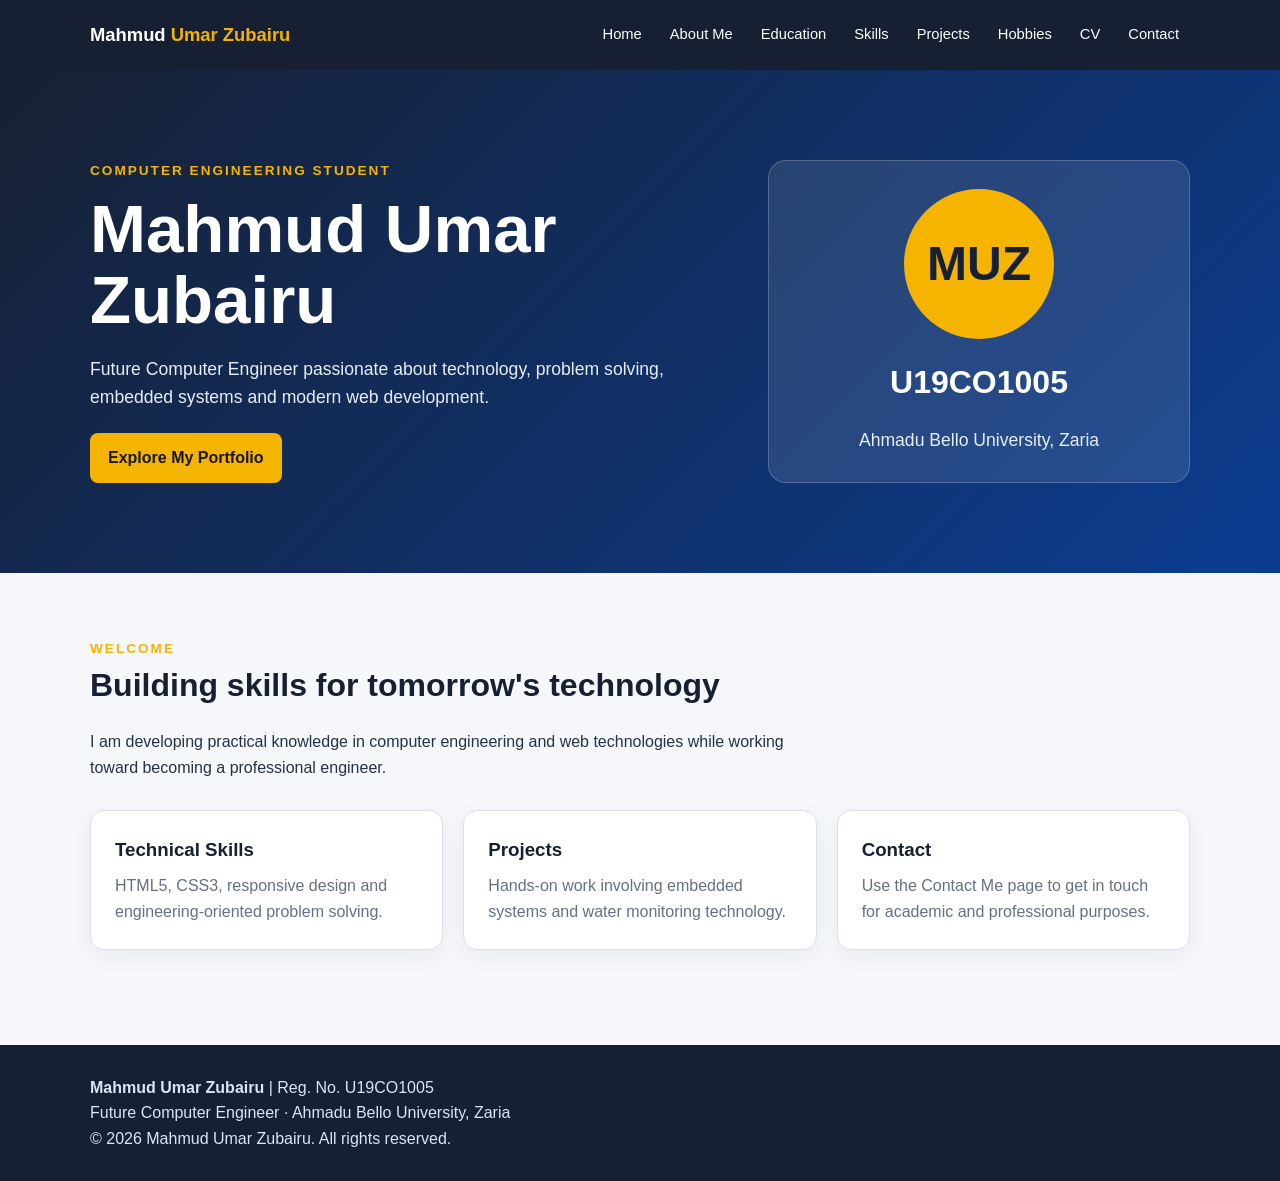
<file: index.html>
<!doctype html>
<html lang="en">
<head>
<meta charset="utf-8">
<meta name="viewport" content="width=device-width, initial-scale=1">
<title>Home | Mahmud Umar Zubairu</title>
<meta name="description" content="Home page for Mahmud Umar Zubairu, a future Computer Engineer.">
<link rel="stylesheet" href="assets/css/style.css">
<script type="application/ld+json">
{
  "@context": "https://schema.org",
  "@type": "Person",
  "name": "Mahmud Umar Zubairu",
  "jobTitle": "Future Computer Engineer",
  "alumniOf": "Ahmadu Bello University",
  "identifier": "U19CO1005"
}
</script>
</head>
<body>
<header class="site-header"><div class="container navbar">
<a class="logo" href="index.html">Mahmud <span>Umar Zubairu</span></a>
<nav aria-label="Main navigation"><ul class="nav-links">
<li><a href="index.html">Home</a></li><li><a href="about.html">About Me</a></li><li><a href="education.html">Education</a></li><li><a href="skills.html">Skills</a></li><li><a href="projects.html">Projects</a></li><li><a href="hobbies.html">Hobbies</a></li><li><a href="cv.html">CV</a></li><li><a href="contact.html">Contact</a></li>
</ul></nav></div></header>
<main>
<section class="hero"><div class="container hero-grid">
  <div><div class="eyebrow">Computer Engineering Student</div>
  <h1>Mahmud Umar Zubairu</h1>
  <p>Future Computer Engineer passionate about technology, problem solving, embedded systems and modern web development.</p>
  <a class="btn" href="about.html">Explore My Portfolio</a></div>
  <div class="hero-card"><div class="avatar">MUZ</div><h2 style="color:white">U19CO1005</h2><p>Ahmadu Bello University, Zaria</p></div>
</div></section>
<section class="section"><div class="container">
  <div class="section-head"><div class="eyebrow">Welcome</div><h2>Building skills for tomorrow's technology</h2><p>I am developing practical knowledge in computer engineering and web technologies while working toward becoming a professional engineer.</p></div>
  <div class="grid">
    <article class="card"><h3>Technical Skills</h3><p>HTML5, CSS3, responsive design and engineering-oriented problem solving.</p></article>
    <article class="card"><h3>Projects</h3><p>Hands-on work involving embedded systems and water monitoring technology.</p></article>
    <article class="card"><h3>Contact</h3><p>Use the Contact Me page to get in touch for academic and professional purposes.</p></article>
  </div>
</div></section>
</main>
<footer><div class="container"><p><strong>Mahmud Umar Zubairu</strong> | Reg. No. U19CO1005</p><p>Future Computer Engineer · Ahmadu Bello University, Zaria</p><p>© 2026 Mahmud Umar Zubairu. All rights reserved.</p></div></footer>
</body></html>
</file>
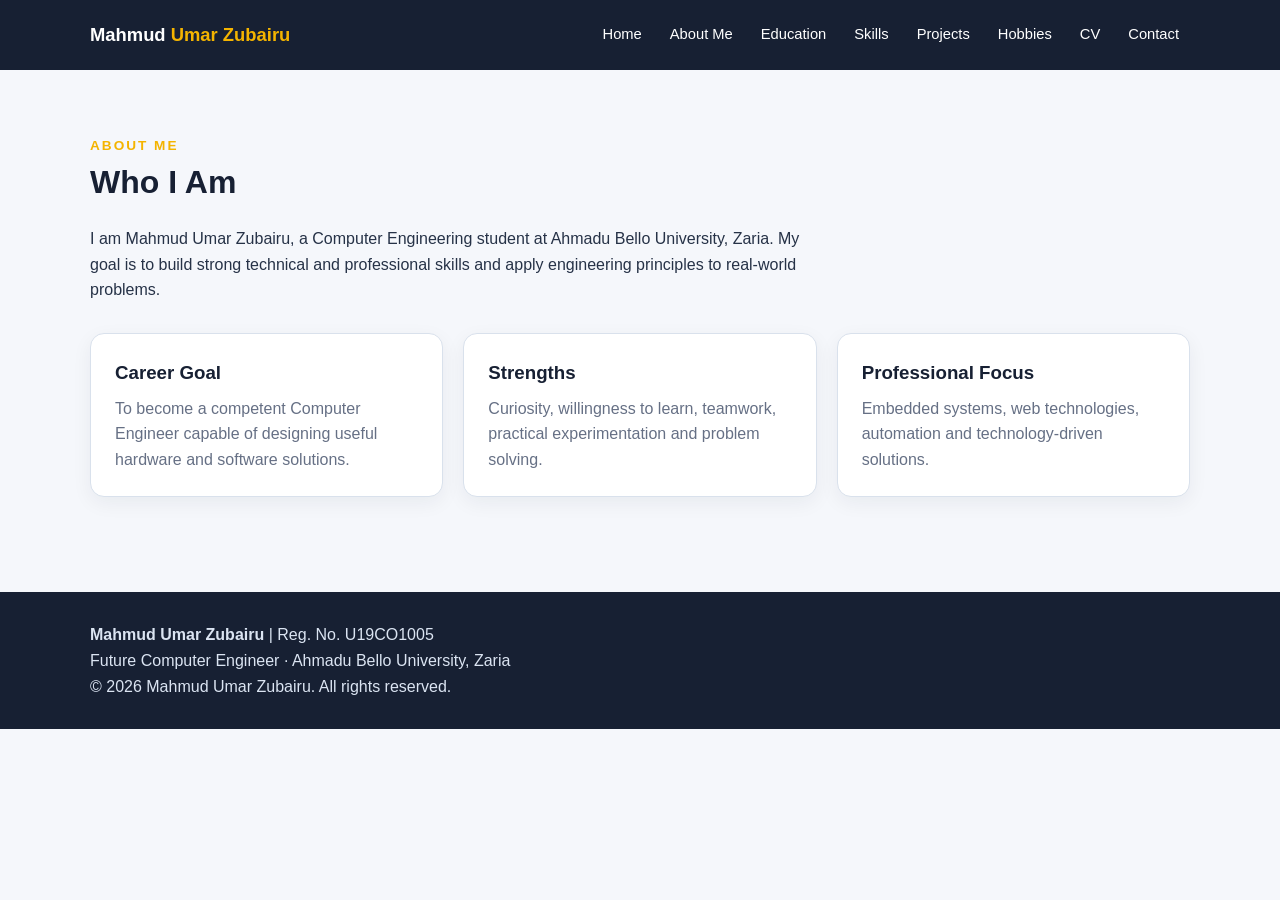
<file: about.html>
<!doctype html>
<html lang="en">
<head>
<meta charset="utf-8">
<meta name="viewport" content="width=device-width, initial-scale=1">
<title>About Me | Mahmud Umar Zubairu</title>
<meta name="description" content="About Me page for Mahmud Umar Zubairu, a future Computer Engineer.">
<link rel="stylesheet" href="assets/css/style.css">
<script type="application/ld+json">
{
  "@context": "https://schema.org",
  "@type": "Person",
  "name": "Mahmud Umar Zubairu",
  "jobTitle": "Future Computer Engineer",
  "alumniOf": "Ahmadu Bello University",
  "identifier": "U19CO1005"
}
</script>
</head>
<body>
<header class="site-header"><div class="container navbar">
<a class="logo" href="index.html">Mahmud <span>Umar Zubairu</span></a>
<nav aria-label="Main navigation"><ul class="nav-links">
<li><a href="index.html">Home</a></li><li><a href="about.html">About Me</a></li><li><a href="education.html">Education</a></li><li><a href="skills.html">Skills</a></li><li><a href="projects.html">Projects</a></li><li><a href="hobbies.html">Hobbies</a></li><li><a href="cv.html">CV</a></li><li><a href="contact.html">Contact</a></li>
</ul></nav></div></header>
<main>
<section class="section"><div class="container">
<div class="section-head"><div class="eyebrow">About Me</div><h2>Who I Am</h2>
<p>I am Mahmud Umar Zubairu, a Computer Engineering student at Ahmadu Bello University, Zaria. My goal is to build strong technical and professional skills and apply engineering principles to real-world problems.</p></div>
<div class="grid"><article class="card"><h3>Career Goal</h3><p>To become a competent Computer Engineer capable of designing useful hardware and software solutions.</p></article>
<article class="card"><h3>Strengths</h3><p>Curiosity, willingness to learn, teamwork, practical experimentation and problem solving.</p></article>
<article class="card"><h3>Professional Focus</h3><p>Embedded systems, web technologies, automation and technology-driven solutions.</p></article></div>
</div></section>
</main>
<footer><div class="container"><p><strong>Mahmud Umar Zubairu</strong> | Reg. No. U19CO1005</p><p>Future Computer Engineer · Ahmadu Bello University, Zaria</p><p>© 2026 Mahmud Umar Zubairu. All rights reserved.</p></div></footer>
</body></html>
</file>
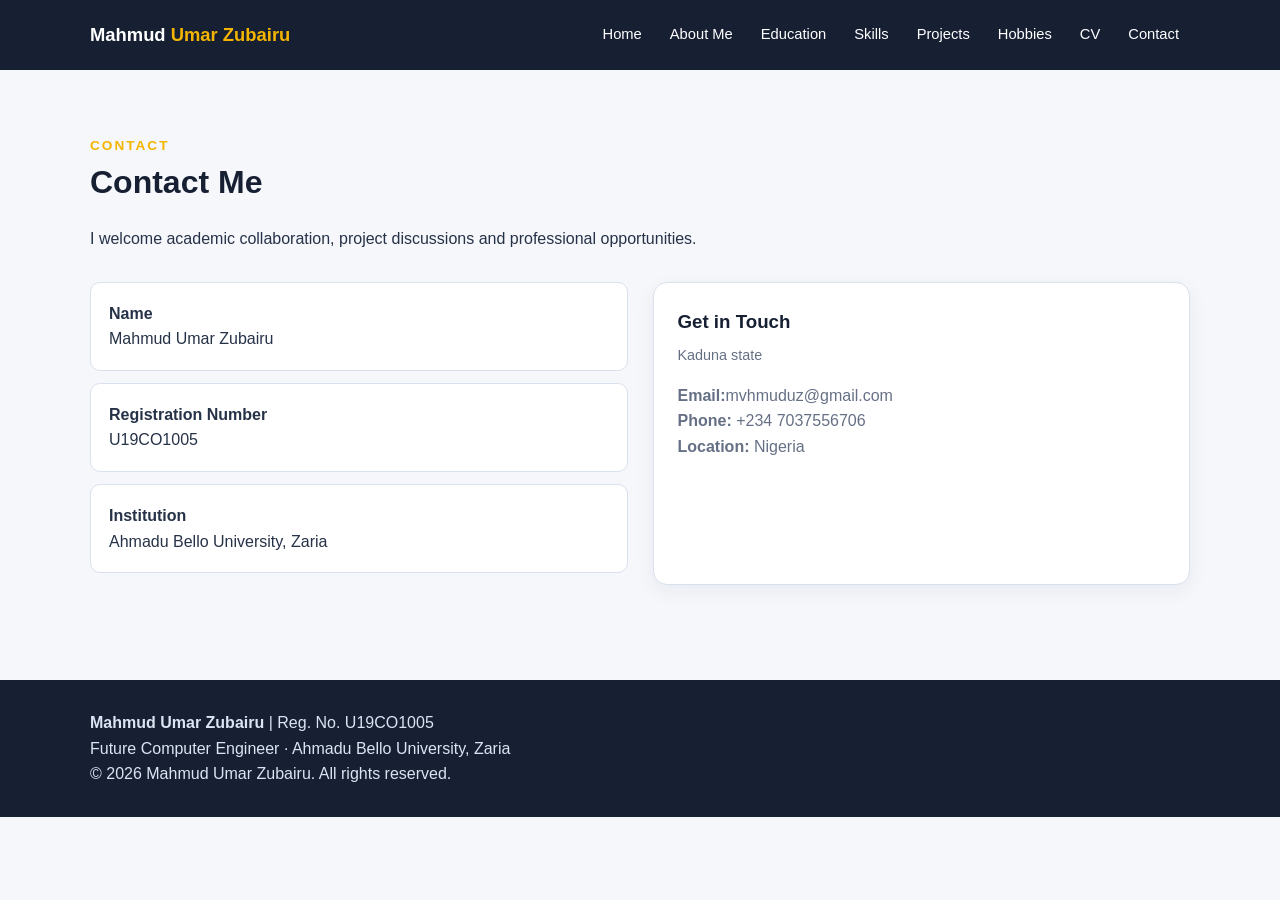
<file: contact.html>
<!doctype html>
<html lang="en">
<head>
<meta charset="utf-8">
<meta name="viewport" content="width=device-width, initial-scale=1">
<title>Contact Me | Mahmud Umar Zubairu</title>
<meta name="description" content="Contact Me page for Mahmud Umar Zubairu, a future Computer Engineer.">
<link rel="stylesheet" href="assets/css/style.css">
<script type="application/ld+json">
{
  "@context": "https://schema.org",
  "@type": "Person",
  "name": "Mahmud Umar Zubairu",
  "jobTitle": "Future Computer Engineer",
  "alumniOf": "Ahmadu Bello University",
  "identifier": "U19CO1005"
}
</script>
</head>
<body>
<header class="site-header"><div class="container navbar">
<a class="logo" href="index.html">Mahmud <span>Umar Zubairu</span></a>
<nav aria-label="Main navigation"><ul class="nav-links">
<li><a href="index.html">Home</a></li><li><a href="about.html">About Me</a></li><li><a href="education.html">Education</a></li><li><a href="skills.html">Skills</a></li><li><a href="projects.html">Projects</a></li><li><a href="hobbies.html">Hobbies</a></li><li><a href="cv.html">CV</a></li><li><a href="contact.html">Contact</a></li>
</ul></nav></div></header>
<main>
<section class="section"><div class="container">
<div class="section-head"><div class="eyebrow">Contact</div><h2>Contact Me</h2><p>I welcome academic collaboration, project discussions and professional opportunities.</p></div>
<div class="contact-grid"><div>
<div class="contact-item"><strong>Name</strong><br>Mahmud Umar Zubairu</div>
<div class="contact-item"><strong>Registration Number</strong><br>U19CO1005</div>
<div class="contact-item"><strong>Institution</strong><br>Ahmadu Bello University, Zaria</div>
</div><div class="card"><h3>Get in Touch</h3><p class="small">Kaduna state</p>
<p style="margin-top:15px"><strong>Email:</strong><a href="mailto:mvhmuduz@gmail.com">mvhmuduz@gmail.com</a></p><p><strong>Phone:</strong> +234 7037556706</p><p><strong>Location:</strong> Nigeria</p></div></div>
</div></section>
</main>
<footer><div class="container"><p><strong>Mahmud Umar Zubairu</strong> | Reg. No. U19CO1005</p><p>Future Computer Engineer · Ahmadu Bello University, Zaria</p><p>© 2026 Mahmud Umar Zubairu. All rights reserved.</p></div></footer>
</body></html>
</file>
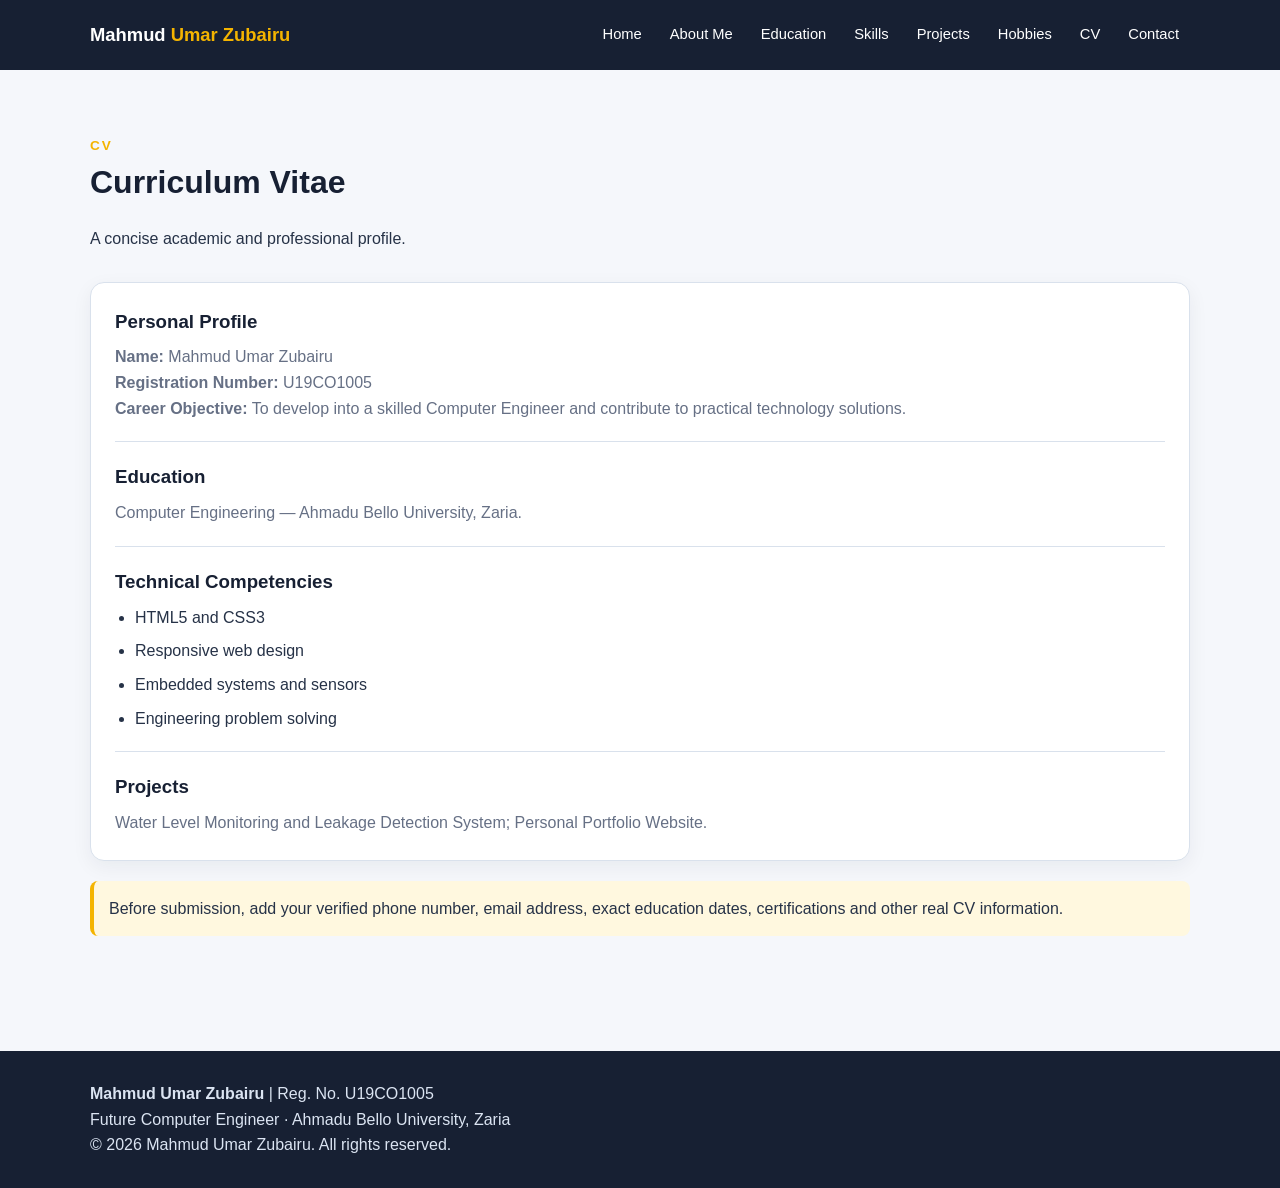
<file: cv.html>
<!doctype html>
<html lang="en">
<head>
<meta charset="utf-8">
<meta name="viewport" content="width=device-width, initial-scale=1">
<title>Curriculum Vitae | Mahmud Umar Zubairu</title>
<meta name="description" content="Curriculum Vitae page for Mahmud Umar Zubairu, a future Computer Engineer.">
<link rel="stylesheet" href="assets/css/style.css">
<script type="application/ld+json">
{
  "@context": "https://schema.org",
  "@type": "Person",
  "name": "Mahmud Umar Zubairu",
  "jobTitle": "Future Computer Engineer",
  "alumniOf": "Ahmadu Bello University",
  "identifier": "U19CO1005"
}
</script>
</head>
<body>
<header class="site-header"><div class="container navbar">
<a class="logo" href="index.html">Mahmud <span>Umar Zubairu</span></a>
<nav aria-label="Main navigation"><ul class="nav-links">
<li><a href="index.html">Home</a></li><li><a href="about.html">About Me</a></li><li><a href="education.html">Education</a></li><li><a href="skills.html">Skills</a></li><li><a href="projects.html">Projects</a></li><li><a href="hobbies.html">Hobbies</a></li><li><a href="cv.html">CV</a></li><li><a href="contact.html">Contact</a></li>
</ul></nav></div></header>
<main>
<section class="section"><div class="container">
<div class="section-head"><div class="eyebrow">CV</div><h2>Curriculum Vitae</h2><p>A concise academic and professional profile.</p></div>
<div class="card"><h3>Personal Profile</h3><p><strong>Name:</strong> Mahmud Umar Zubairu</p><p><strong>Registration Number:</strong> U19CO1005</p><p><strong>Career Objective:</strong> To develop into a skilled Computer Engineer and contribute to practical technology solutions.</p>
<hr style="margin:20px 0;border:0;border-top:1px solid #d9e1ec">
<h3>Education</h3><p>Computer Engineering — Ahmadu Bello University, Zaria.</p>
<hr style="margin:20px 0;border:0;border-top:1px solid #d9e1ec">
<h3>Technical Competencies</h3><ul class="list"><li>HTML5 and CSS3</li><li>Responsive web design</li><li>Embedded systems and sensors</li><li>Engineering problem solving</li></ul>
<hr style="margin:20px 0;border:0;border-top:1px solid #d9e1ec">
<h3>Projects</h3><p>Water Level Monitoring and Leakage Detection System; Personal Portfolio Website.</p></div>
<div class="notice">Before submission, add your verified phone number, email address, exact education dates, certifications and other real CV information.</div>
</div></section>
</main>
<footer><div class="container"><p><strong>Mahmud Umar Zubairu</strong> | Reg. No. U19CO1005</p><p>Future Computer Engineer · Ahmadu Bello University, Zaria</p><p>© 2026 Mahmud Umar Zubairu. All rights reserved.</p></div></footer>
</body></html>
</file>
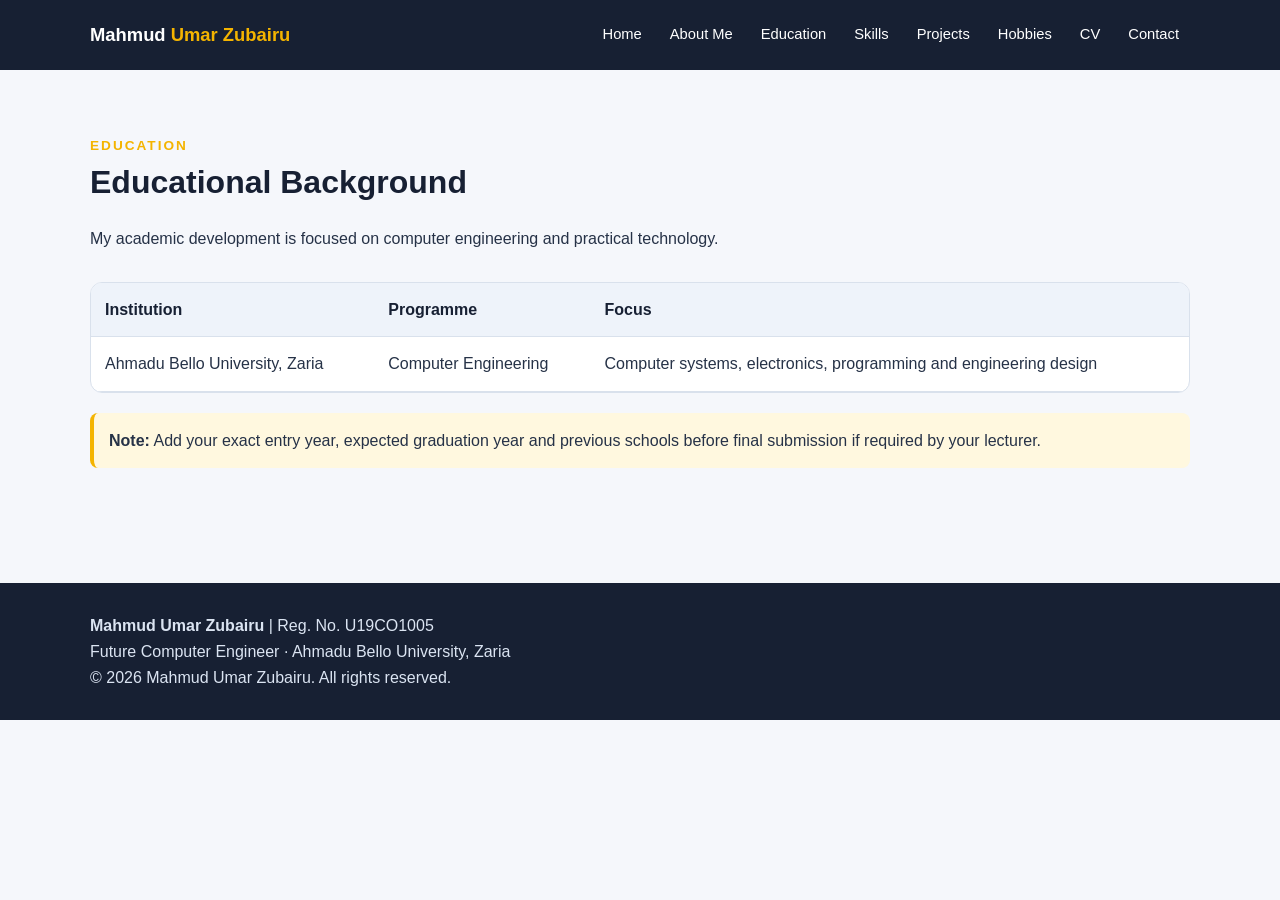
<file: education.html>
<!doctype html>
<html lang="en">
<head>
<meta charset="utf-8">
<meta name="viewport" content="width=device-width, initial-scale=1">
<title>Educational Background | Mahmud Umar Zubairu</title>
<meta name="description" content="Educational Background page for Mahmud Umar Zubairu, a future Computer Engineer.">
<link rel="stylesheet" href="assets/css/style.css">
<script type="application/ld+json">
{
  "@context": "https://schema.org",
  "@type": "Person",
  "name": "Mahmud Umar Zubairu",
  "jobTitle": "Future Computer Engineer",
  "alumniOf": "Ahmadu Bello University",
  "identifier": "U19CO1005"
}
</script>
</head>
<body>
<header class="site-header"><div class="container navbar">
<a class="logo" href="index.html">Mahmud <span>Umar Zubairu</span></a>
<nav aria-label="Main navigation"><ul class="nav-links">
<li><a href="index.html">Home</a></li><li><a href="about.html">About Me</a></li><li><a href="education.html">Education</a></li><li><a href="skills.html">Skills</a></li><li><a href="projects.html">Projects</a></li><li><a href="hobbies.html">Hobbies</a></li><li><a href="cv.html">CV</a></li><li><a href="contact.html">Contact</a></li>
</ul></nav></div></header>
<main>
<section class="section"><div class="container">
<div class="section-head"><div class="eyebrow">Education</div><h2>Educational Background</h2><p>My academic development is focused on computer engineering and practical technology.</p></div>
<div class="table-wrap"><table><thead><tr><th>Institution</th><th>Programme</th><th>Focus</th></tr></thead>
<tbody><tr><td>Ahmadu Bello University, Zaria</td><td>Computer Engineering</td><td>Computer systems, electronics, programming and engineering design</td></tr>
</tbody></table></div>
<div class="notice"><strong>Note:</strong> Add your exact entry year, expected graduation year and previous schools before final submission if required by your lecturer.</div>
</div></section>
</main>
<footer><div class="container"><p><strong>Mahmud Umar Zubairu</strong> | Reg. No. U19CO1005</p><p>Future Computer Engineer · Ahmadu Bello University, Zaria</p><p>© 2026 Mahmud Umar Zubairu. All rights reserved.</p></div></footer>
</body></html>
</file>
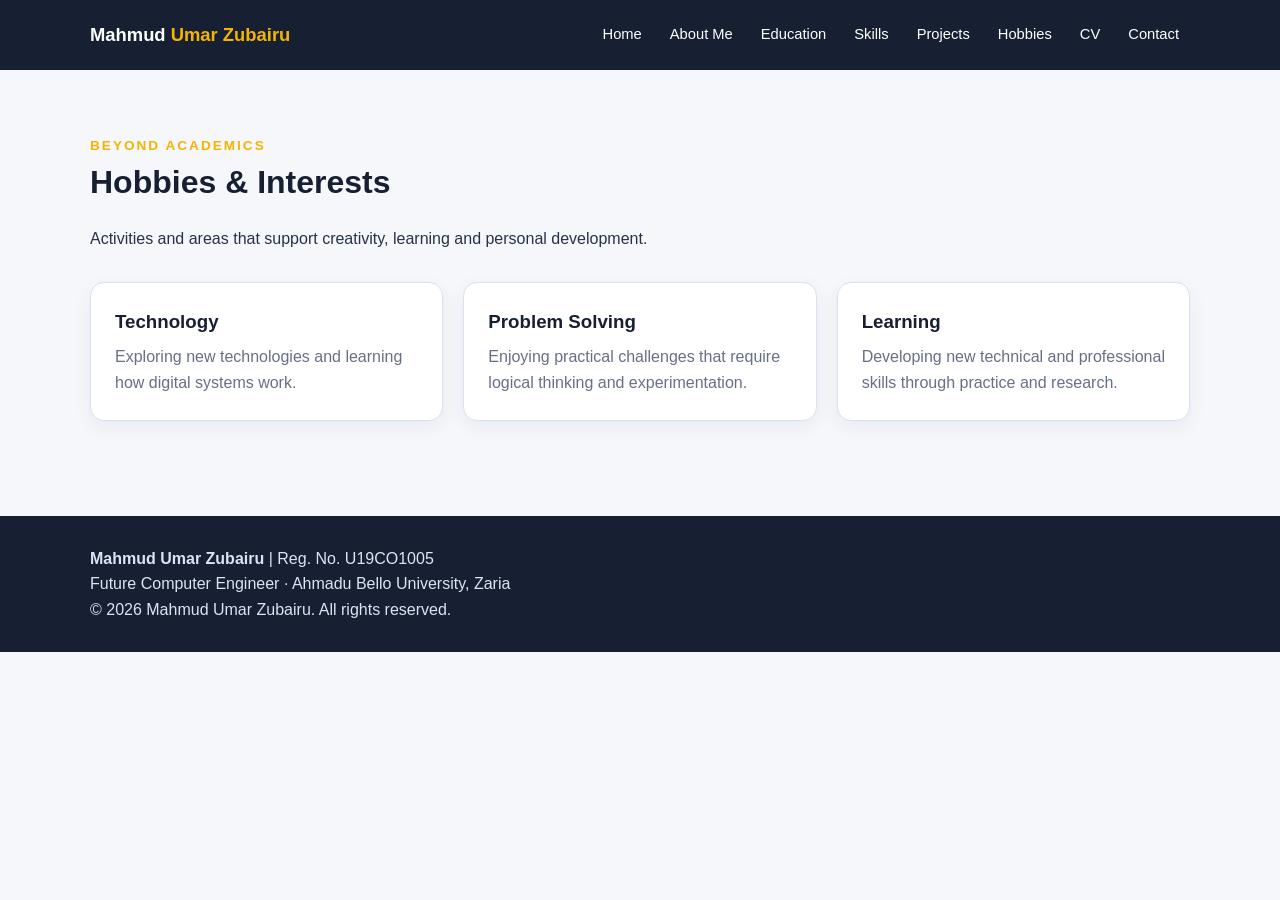
<file: hobbies.html>
<!doctype html>
<html lang="en">
<head>
<meta charset="utf-8">
<meta name="viewport" content="width=device-width, initial-scale=1">
<title>Hobbies and Interests | Mahmud Umar Zubairu</title>
<meta name="description" content="Hobbies and Interests page for Mahmud Umar Zubairu, a future Computer Engineer.">
<link rel="stylesheet" href="assets/css/style.css">
<script type="application/ld+json">
{
  "@context": "https://schema.org",
  "@type": "Person",
  "name": "Mahmud Umar Zubairu",
  "jobTitle": "Future Computer Engineer",
  "alumniOf": "Ahmadu Bello University",
  "identifier": "U19CO1005"
}
</script>
</head>
<body>
<header class="site-header"><div class="container navbar">
<a class="logo" href="index.html">Mahmud <span>Umar Zubairu</span></a>
<nav aria-label="Main navigation"><ul class="nav-links">
<li><a href="index.html">Home</a></li><li><a href="about.html">About Me</a></li><li><a href="education.html">Education</a></li><li><a href="skills.html">Skills</a></li><li><a href="projects.html">Projects</a></li><li><a href="hobbies.html">Hobbies</a></li><li><a href="cv.html">CV</a></li><li><a href="contact.html">Contact</a></li>
</ul></nav></div></header>
<main>
<section class="section"><div class="container">
<div class="section-head"><div class="eyebrow">Beyond Academics</div><h2>Hobbies & Interests</h2><p>Activities and areas that support creativity, learning and personal development.</p></div>
<div class="grid"><article class="card"><h3>Technology</h3><p>Exploring new technologies and learning how digital systems work.</p></article>
<article class="card"><h3>Problem Solving</h3><p>Enjoying practical challenges that require logical thinking and experimentation.</p></article>
<article class="card"><h3>Learning</h3><p>Developing new technical and professional skills through practice and research.</p></article></div>
</div></section>
</main>
<footer><div class="container"><p><strong>Mahmud Umar Zubairu</strong> | Reg. No. U19CO1005</p><p>Future Computer Engineer · Ahmadu Bello University, Zaria</p><p>© 2026 Mahmud Umar Zubairu. All rights reserved.</p></div></footer>
</body></html>
</file>
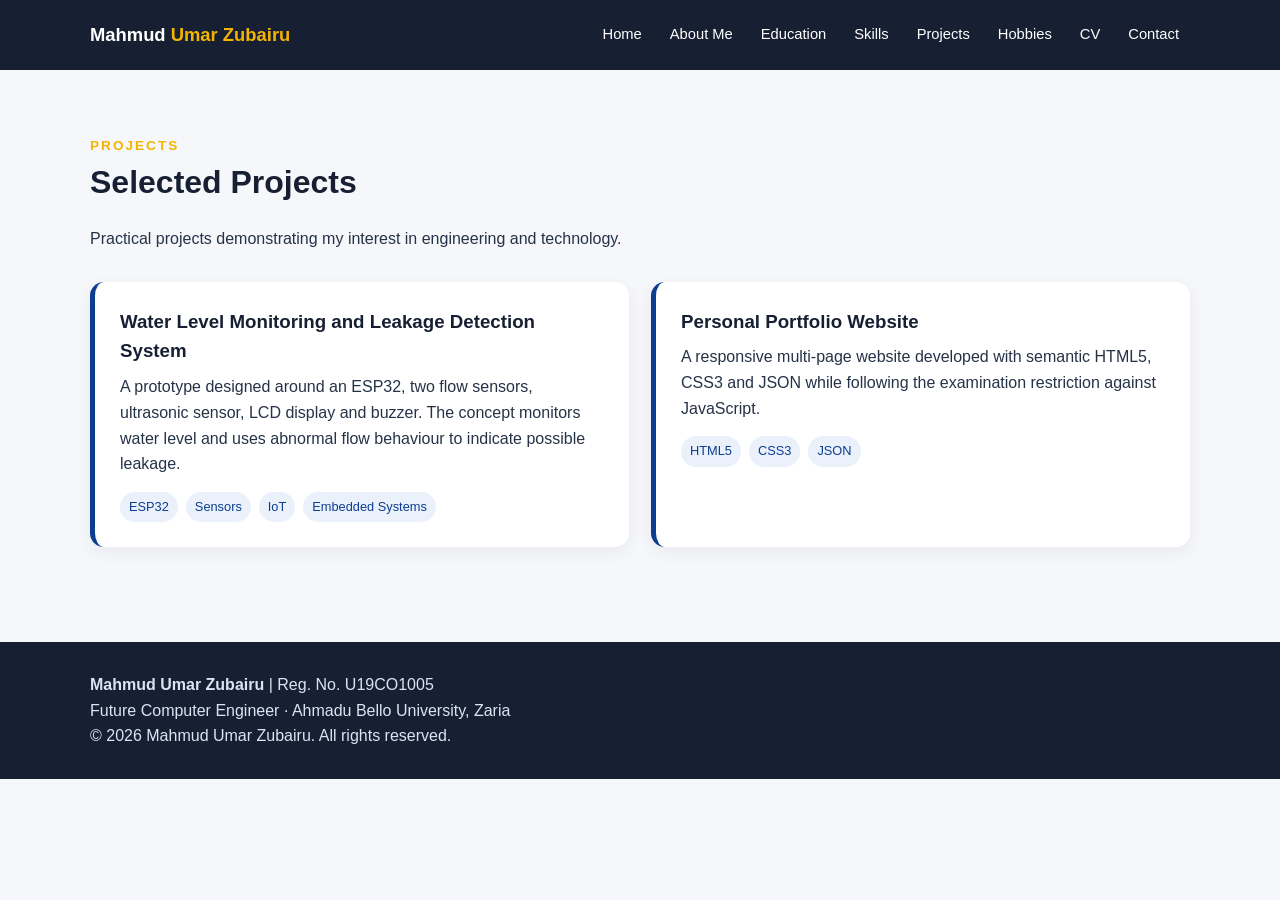
<file: projects.html>
<!doctype html>
<html lang="en">
<head>
<meta charset="utf-8">
<meta name="viewport" content="width=device-width, initial-scale=1">
<title>Projects | Mahmud Umar Zubairu</title>
<meta name="description" content="Projects page for Mahmud Umar Zubairu, a future Computer Engineer.">
<link rel="stylesheet" href="assets/css/style.css">
<script type="application/ld+json">
{
  "@context": "https://schema.org",
  "@type": "Person",
  "name": "Mahmud Umar Zubairu",
  "jobTitle": "Future Computer Engineer",
  "alumniOf": "Ahmadu Bello University",
  "identifier": "U19CO1005"
}
</script>
</head>
<body>
<header class="site-header"><div class="container navbar">
<a class="logo" href="index.html">Mahmud <span>Umar Zubairu</span></a>
<nav aria-label="Main navigation"><ul class="nav-links">
<li><a href="index.html">Home</a></li><li><a href="about.html">About Me</a></li><li><a href="education.html">Education</a></li><li><a href="skills.html">Skills</a></li><li><a href="projects.html">Projects</a></li><li><a href="hobbies.html">Hobbies</a></li><li><a href="cv.html">CV</a></li><li><a href="contact.html">Contact</a></li>
</ul></nav></div></header>
<main>
<section class="section"><div class="container">
<div class="section-head"><div class="eyebrow">Projects</div><h2>Selected Projects</h2><p>Practical projects demonstrating my interest in engineering and technology.</p></div>
<div class="project-grid">
<article class="project-card"><h3>Water Level Monitoring and Leakage Detection System</h3><p>A prototype designed around an ESP32, two flow sensors, ultrasonic sensor, LCD display and buzzer. The concept monitors water level and uses abnormal flow behaviour to indicate possible leakage.</p><div class="tags"><span class="tag">ESP32</span><span class="tag">Sensors</span><span class="tag">IoT</span><span class="tag">Embedded Systems</span></div></article>
<article class="project-card"><h3>Personal Portfolio Website</h3><p>A responsive multi-page website developed with semantic HTML5, CSS3 and JSON while following the examination restriction against JavaScript.</p><div class="tags"><span class="tag">HTML5</span><span class="tag">CSS3</span><span class="tag">JSON</span></div></article>
</div>
</div></section>
</main>
<footer><div class="container"><p><strong>Mahmud Umar Zubairu</strong> | Reg. No. U19CO1005</p><p>Future Computer Engineer · Ahmadu Bello University, Zaria</p><p>© 2026 Mahmud Umar Zubairu. All rights reserved.</p></div></footer>
</body></html>
</file>
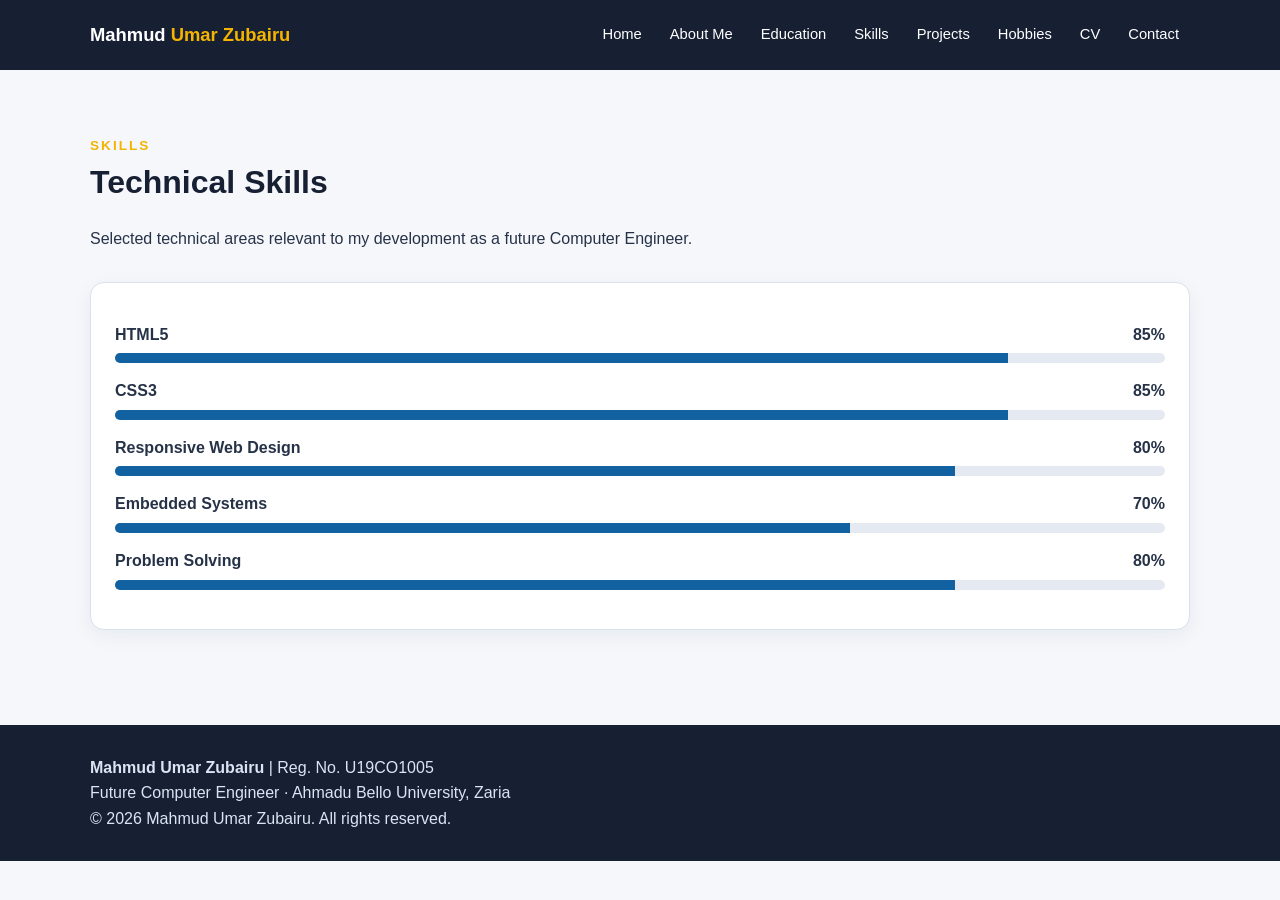
<file: skills.html>
<!doctype html>
<html lang="en">
<head>
<meta charset="utf-8">
<meta name="viewport" content="width=device-width, initial-scale=1">
<title>Technical Skills | Mahmud Umar Zubairu</title>
<meta name="description" content="Technical Skills page for Mahmud Umar Zubairu, a future Computer Engineer.">
<link rel="stylesheet" href="assets/css/style.css">
<script type="application/ld+json">
{
  "@context": "https://schema.org",
  "@type": "Person",
  "name": "Mahmud Umar Zubairu",
  "jobTitle": "Future Computer Engineer",
  "alumniOf": "Ahmadu Bello University",
  "identifier": "U19CO1005"
}
</script>
</head>
<body>
<header class="site-header"><div class="container navbar">
<a class="logo" href="index.html">Mahmud <span>Umar Zubairu</span></a>
<nav aria-label="Main navigation"><ul class="nav-links">
<li><a href="index.html">Home</a></li><li><a href="about.html">About Me</a></li><li><a href="education.html">Education</a></li><li><a href="skills.html">Skills</a></li><li><a href="projects.html">Projects</a></li><li><a href="hobbies.html">Hobbies</a></li><li><a href="cv.html">CV</a></li><li><a href="contact.html">Contact</a></li>
</ul></nav></div></header>
<main>
<section class="section"><div class="container">
<div class="section-head"><div class="eyebrow">Skills</div><h2>Technical Skills</h2><p>Selected technical areas relevant to my development as a future Computer Engineer.</p></div>
<div class="card">
<div class="skill"><div class="skill-label"><span>HTML5</span><span>85%</span></div><div class="progress"><span style="width:85%"></span></div></div>
<div class="skill"><div class="skill-label"><span>CSS3</span><span>85%</span></div><div class="progress"><span style="width:85%"></span></div></div>
<div class="skill"><div class="skill-label"><span>Responsive Web Design</span><span>80%</span></div><div class="progress"><span style="width:80%"></span></div></div>
<div class="skill"><div class="skill-label"><span>Embedded Systems</span><span>70%</span></div><div class="progress"><span style="width:70%"></span></div></div>
<div class="skill"><div class="skill-label"><span>Problem Solving</span><span>80%</span></div><div class="progress"><span style="width:80%"></span></div></div>
</div>
</div></section>
</main>
<footer><div class="container"><p><strong>Mahmud Umar Zubairu</strong> | Reg. No. U19CO1005</p><p>Future Computer Engineer · Ahmadu Bello University, Zaria</p><p>© 2026 Mahmud Umar Zubairu. All rights reserved.</p></div></footer>
</body></html>
</file>
<file: assets/css/style.css>
:root{
  --primary:#0b3d91;
  --secondary:#1261a0;
  --accent:#f4b400;
  --dark:#172033;
  --light:#f5f7fb;
  --white:#ffffff;
  --text:#263247;
  --muted:#667085;
  --border:#d9e1ec;
}
*{box-sizing:border-box;margin:0;padding:0}
html{scroll-behavior:smooth}
body{font-family:Arial,Helvetica,sans-serif;line-height:1.6;color:var(--text);background:var(--light)}
a{color:inherit;text-decoration:none}
img{max-width:100%;display:block}
.container{width:min(1100px,92%);margin:auto}
.site-header{background:var(--dark);color:var(--white);position:sticky;top:0;z-index:10}
.navbar{min-height:70px;display:flex;align-items:center;justify-content:space-between;gap:20px}
.logo{font-weight:800;font-size:1.15rem}
.logo span{color:var(--accent)}
.nav-links{list-style:none;display:flex;flex-wrap:wrap;gap:6px}
.nav-links a{display:block;padding:9px 11px;border-radius:7px;font-size:.92rem}
.nav-links a:hover,.nav-links a:focus{background:var(--primary);outline:none}
.hero{background:linear-gradient(135deg,var(--dark),var(--primary));color:white;padding:90px 0}
.hero-grid{display:grid;grid-template-columns:1.5fr 1fr;gap:45px;align-items:center}
.eyebrow{text-transform:uppercase;letter-spacing:2px;color:var(--accent);font-weight:700;font-size:.85rem}
h1{font-size:clamp(2.2rem,6vw,4.2rem);line-height:1.05;margin:12px 0 20px}
h2{font-size:2rem;color:var(--dark);margin-bottom:18px}
h3{color:var(--dark);margin-bottom:8px}
.hero p{font-size:1.1rem;max-width:680px;color:#e8eef8}
.btn{display:inline-block;background:var(--accent);color:#161616;font-weight:700;padding:12px 18px;border-radius:8px;margin-top:22px}
.btn:hover,.btn:focus{filter:brightness(.94);outline:3px solid rgba(244,180,0,.3)}
.hero-card{background:rgba(255,255,255,.1);border:1px solid rgba(255,255,255,.2);padding:28px;border-radius:18px}
.avatar{width:150px;height:150px;border-radius:50%;background:var(--accent);color:var(--dark);display:grid;place-items:center;font-size:3rem;font-weight:800;margin:0 auto 18px}
.hero-card{text-align:center}
.section{padding:65px 0}
.section-head{max-width:720px;margin-bottom:30px}
.grid{display:grid;grid-template-columns:repeat(3,1fr);gap:20px}
.card{background:var(--white);border:1px solid var(--border);border-radius:14px;padding:24px;box-shadow:0 6px 20px rgba(23,32,51,.06)}
.card p{color:var(--muted)}
.list{padding-left:20px}
.list li{margin:8px 0}
.skill{margin:15px 0}
.skill-label{display:flex;justify-content:space-between;font-weight:700;margin-bottom:6px}
.progress{height:10px;background:#e5eaf2;border-radius:10px;overflow:hidden}
.progress span{display:block;height:100%;background:var(--secondary)}
.table-wrap{overflow-x:auto;background:white;border:1px solid var(--border);border-radius:12px}
table{width:100%;border-collapse:collapse;min-width:620px}
th,td{text-align:left;padding:14px;border-bottom:1px solid var(--border)}
th{background:#eef3fa;color:var(--dark)}
.project-grid{display:grid;grid-template-columns:repeat(2,1fr);gap:22px}
.project-card{background:white;border-radius:14px;padding:25px;border-left:5px solid var(--primary);box-shadow:0 5px 18px rgba(0,0,0,.06)}
.tags{display:flex;gap:8px;flex-wrap:wrap;margin-top:15px}
.tag{font-size:.8rem;background:#eaf1fb;color:var(--primary);padding:5px 9px;border-radius:20px}
.contact-grid{display:grid;grid-template-columns:1fr 1fr;gap:25px}
.contact-item{padding:18px;background:white;border:1px solid var(--border);border-radius:10px;margin-bottom:12px}
footer{background:var(--dark);color:#dbe4f2;padding:30px 0;margin-top:30px}
footer a{color:white;text-decoration:underline}
.small{font-size:.9rem;color:var(--muted)}
.notice{background:#fff8df;border-left:4px solid var(--accent);padding:15px;border-radius:8px;margin:20px 0}
@media(max-width:800px){
  .navbar{align-items:flex-start;flex-direction:column;padding:14px 0}
  .nav-links{gap:2px}
  .hero-grid,.contact-grid,.project-grid{grid-template-columns:1fr}
  .grid{grid-template-columns:1fr 1fr}
}
@media(max-width:520px){
  .grid{grid-template-columns:1fr}
  .hero{padding:60px 0}
  .section{padding:45px 0}
  .nav-links a{padding:7px 8px;font-size:.82rem}
}
</file>
